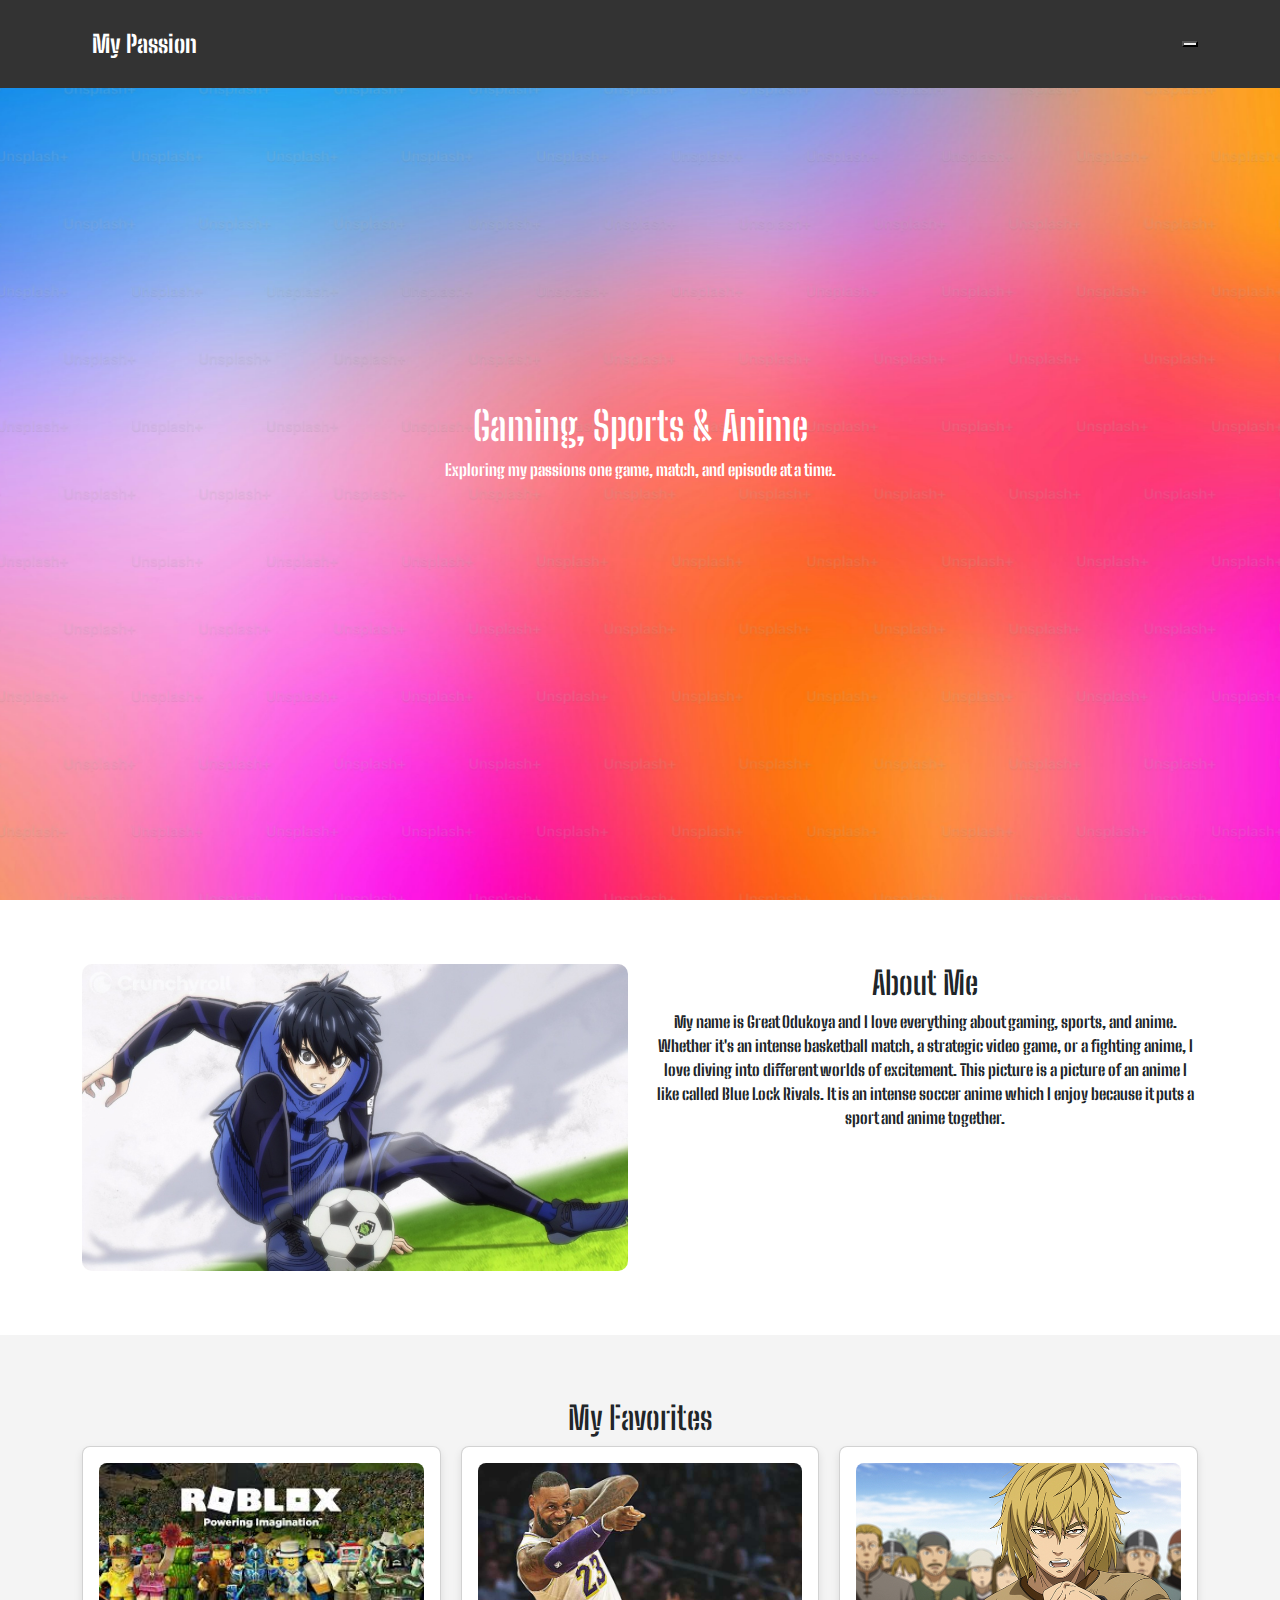
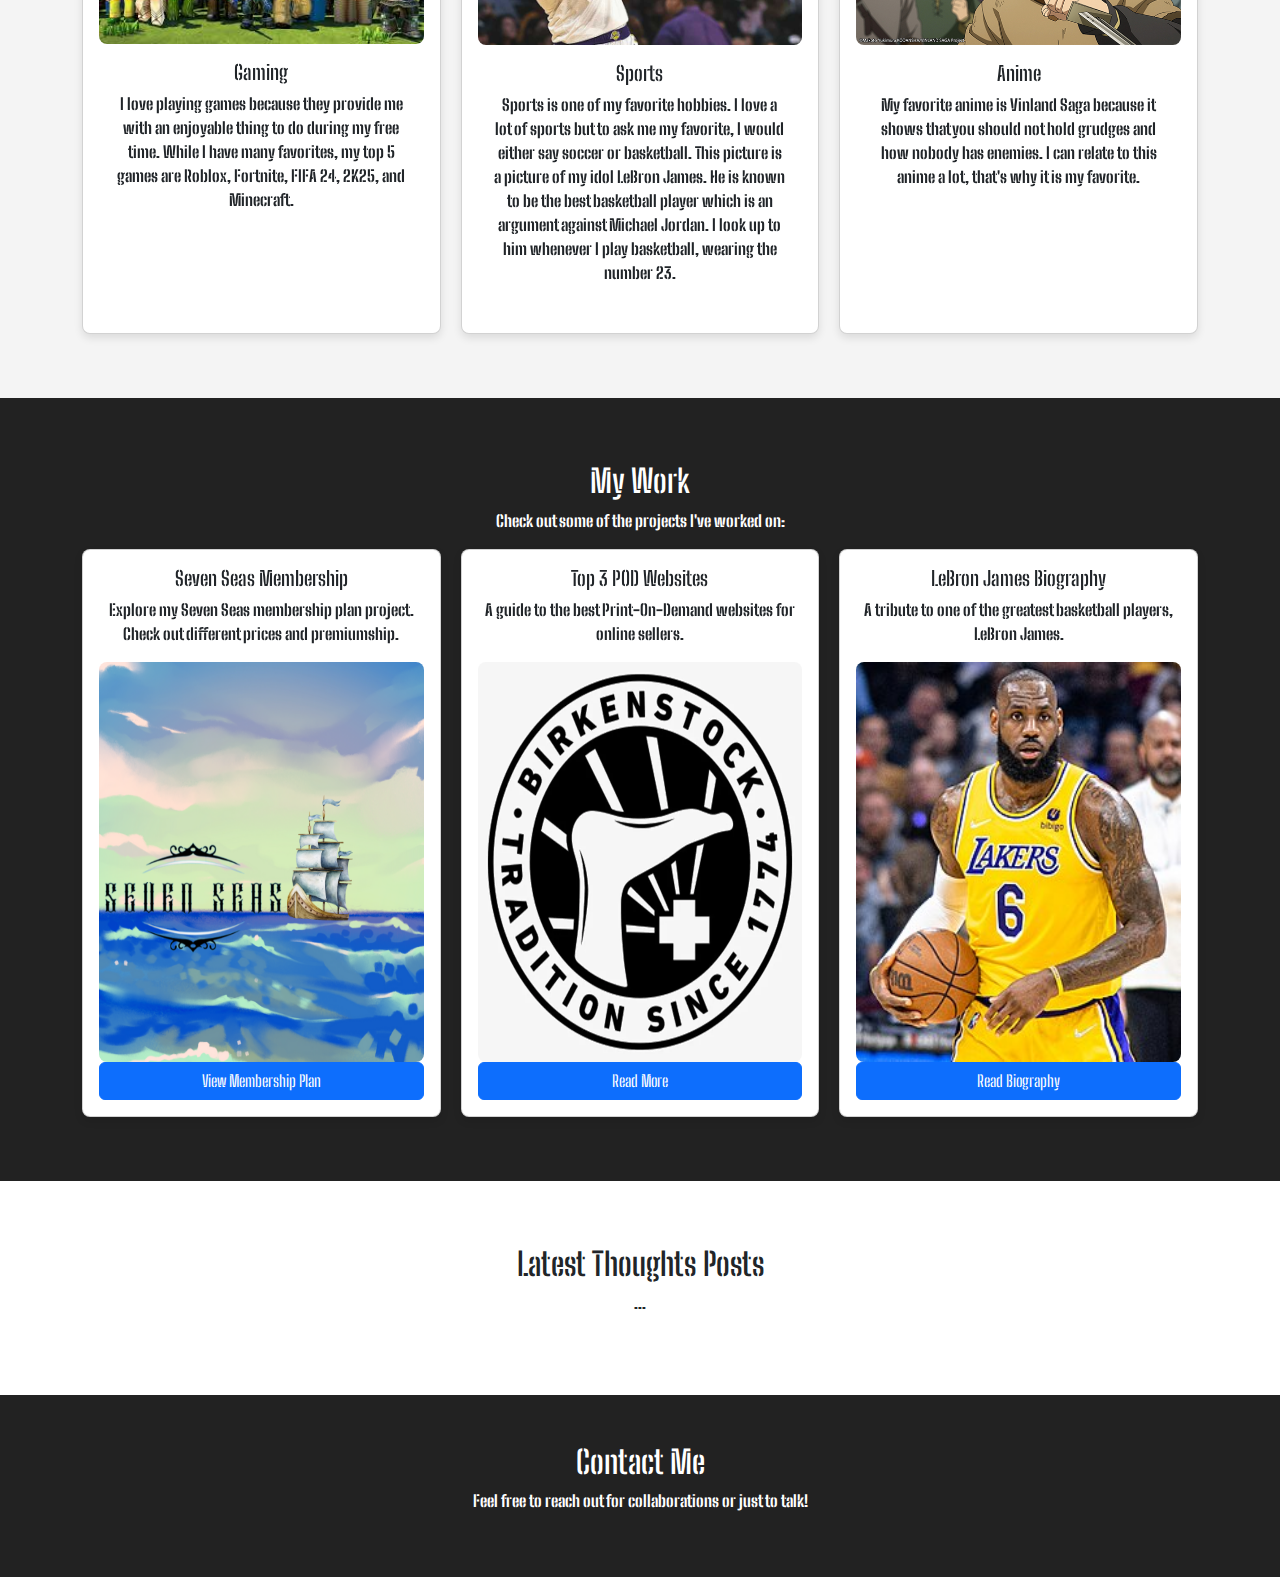
<file: index.html>
<!DOCTYPE html>
<html lang="en">
<head>
    <meta charset="UTF-8">
    <meta name="viewport" content="width=device-width, initial-scale=1.0">
    <title>My Passion: Gaming, Sports & Anime</title>
    <link rel="stylesheet" href="https://cdn.jsdelivr.net/npm/bootstrap@5.3.0/dist/css/bootstrap.min.css">
    <link rel="stylesheet" href="./Public/style.css">
    <link rel="preconnect" href="https://fonts.googleapis.com">
    <link rel="preconnect" href="https://fonts.gstatic.com" crossorigin>
    <link href="https://fonts.googleapis.com/css2?family=Big+Shoulders+Stencil:opsz,wght@10..72,100..900&display=swap" rel="stylesheet">
</head>
<body class="indexbody">
    <nav class="navbar">
        <div class="container">
            <a class="brand" href="#">My Passion</a>
            <button class="toggle" type="button" data-bs-toggle="collapse" data-bs-target="#navbarNav">
                <span class="icon"></span>
            </button>
            <div class="collapse" id="navbarNav">
                <ul class="nav-list">
                    <li><a href="#about">About</a></li>
                    <li><a href="#showcase">Showcase</a></li>
                    <li><a href="#work">Work</a></li>
                    <li><a href="#blog">Blog</a></li>
                    <li><a href="#contact">Contact</a></li>
                </ul>
            </div>
        </div>
    </nav>
    <div class="hero">
        <div>
            <h1>Gaming, Sports & Anime</h1>
            <p>Exploring my passions one game, match, and episode at a time.</p>
        </div>
    </div>
    <div id="about" class="section">
        <div class="container">
            <div class="row">
                <div class="col image">
                    <img src="./Assets/profile.jpg" alt="Profile Picture">
                </div>
                <div class="col text">
                    <h2>About Me</h2>
                    <p>My name is Great Odukoya and I love everything about gaming, sports, and anime. Whether it's an intense basketball match, a strategic video game, or a fighting anime, I love diving into different worlds of excitement. This picture is a picture of an anime I like called Blue Lock Rivals. It is an intense soccer anime which I enjoy because it puts a sport and anime together.</p>
                </div>
            </div>
        </div>
    </div>
    <div id="showcase" class="section light">
        <div class="container">
            <h2>My Favorites</h2>
            <div class="grid">
                <div class="card">
                    <img src="./Assets/games.jpg" alt="Gaming">
                    <div class="content">
                        <h5>Gaming</h5>
                        <p>I love playing games because they provide me with an enjoyable thing to do during my free time. While I have many favorites, my top 5 games are Roblox, Fortnite, FIFA 24, 2K25, and Minecraft.</p>
                    </div>
                </div>
                <div class="card">
                    <img src="./Assets/sports.jpg" alt="Sports">
                    <div class="content">
                        <h5>Sports</h5>
                        <p>Sports is one of my favorite hobbies. I love a lot of sports but to ask me my favorite, I would either say soccer or basketball. This picture is a picture of my idol LeBron James. He is known to be the best basketball player which is an argument against Michael Jordan. I look up to him whenever I play basketball, wearing the number 23.</p>
                    </div>
                </div>
                <div class="card">
                    <img src="./Assets/anime.png" alt="Anime">
                    <div class="content">
                        <h5>Anime</h5>
                        <p>My favorite anime is Vinland Saga because it shows that you should not hold grudges and how nobody has enemies. I can relate to this anime a lot, that's why it is my favorite.</p>
                    </div>
                </div>
            </div>
        </div>
    </div>
    <div id="work" class="section dark">
        <div class="container">
            <h2>My Work</h2>
            <p>Check out some of the projects I've worked on:</p>
            <div class="grid">
                <div class="card">
                    <h5>Seven Seas Membership</h5>
                    <p>Explore my Seven Seas membership plan project. Check out different prices and premiumship.</p>
                    <img src="./Assets/SeavenSeasLogo.png" alt="" height="400px">
                    <a href="./Public/Flexboxcssproject/membershipplan.html" class="btn btn-primary">View Membership Plan</a>
                </div>
                <div class="card">
                    <h5>Top 3 POD Websites</h5>
                    <p>A guide to the best Print-On-Demand websites for online sellers.</p>
                    <img src="./Assets/birkenstock.png" alt="" height="400px">
                    <a href="/Public/top3pod.html" class="btn btn-primary">Read More</a>
                </div>
                <div class="card">
                    <h5>LeBron James Biography</h5>
                    <p>A tribute to one of the greatest basketball players, LeBron James.</p>
                    <img src="./Assets/Lebron James.jpg" alt="" height="400px">
                    <a href="/Public/lebron.html" class="btn btn-primary">Read Biography</a>
                </div>
            </div>
        </div>
    </div>
    <div id="blog" class="section">
        <div class="container">
            <h2>Latest Thoughts Posts</h2>
            <p>...</p>
        </div>
    </div>
    <div id="contact" class="section dark">
        <div class="container">
            <h2>Contact Me</h2>
            <p>Feel free to reach out for collaborations or just to talk!</p>
        </div>
    </div>
    <script src="https://cdn.jsdelivr.net/npm/bootstrap@5.3.0/dist/js/bootstrap.bundle.min.js"></script>
</body>
</html>
</file>
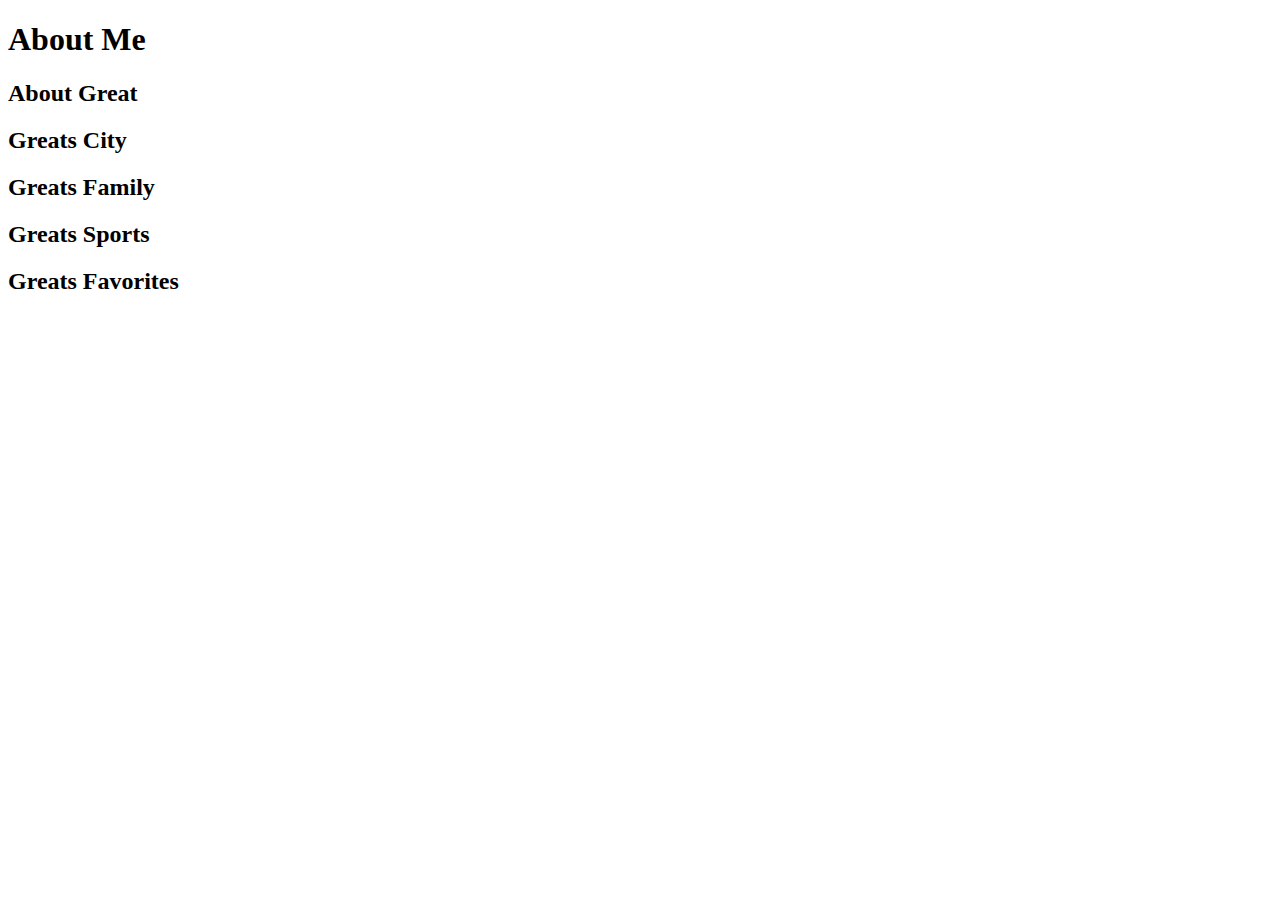
<file: Public/about.html>
<!DOCTYPE html>
<html lang="en">
<head>
    <meta charset="UTF-8">
    <meta name="viewport" content="width=device-width, initial-scale=1.0">
    <title>Document</title>
</head>
<body>
    <div>
        <h1>About Me</h1>
        <div>
            <h2>About Great</h2>
        </div>
        <div>
            <h2>Greats City</h2>
        </div>
        <div>
            <h2>Greats Family</h2>
        </div>
        <div>
           <h2>Greats Sports</h2>
        </div>
        <div>
            <h2>Greats Favorites</h2>
        </div>
    </div>
</body>
</html>
</file>
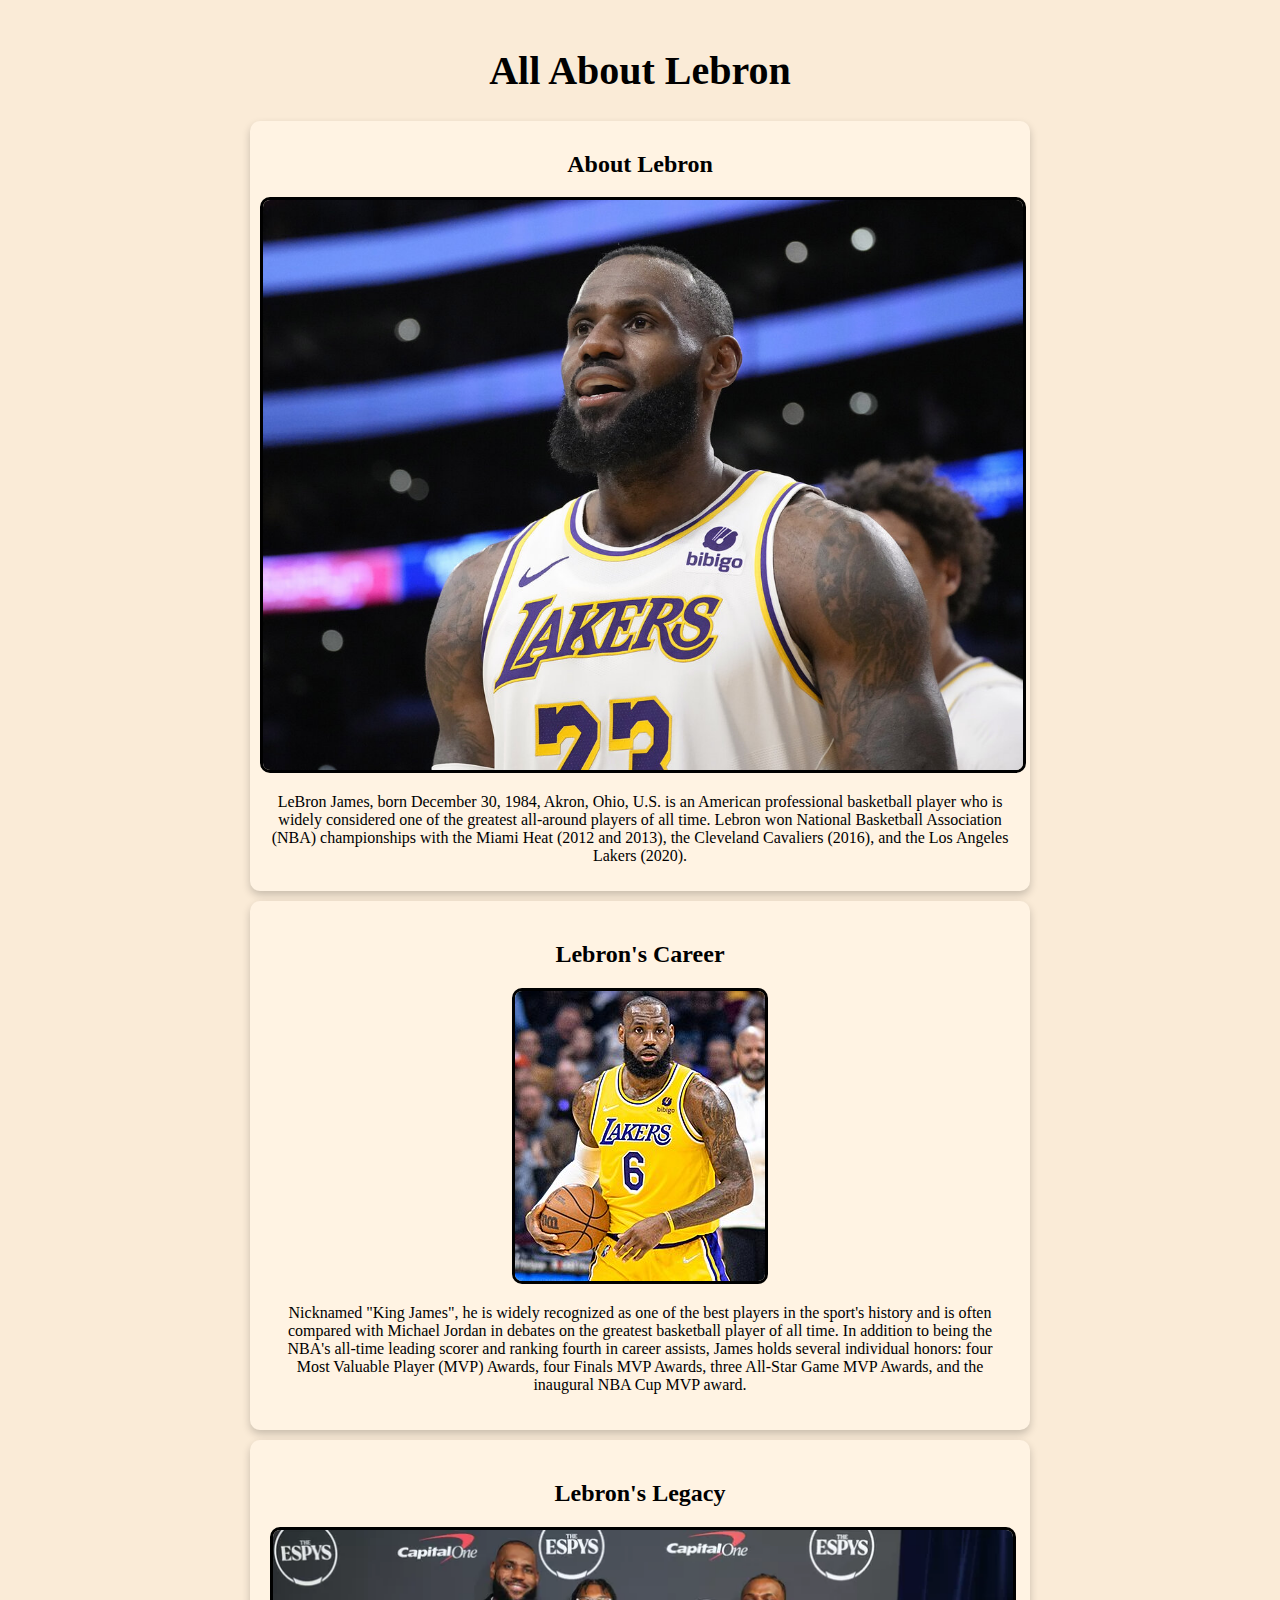
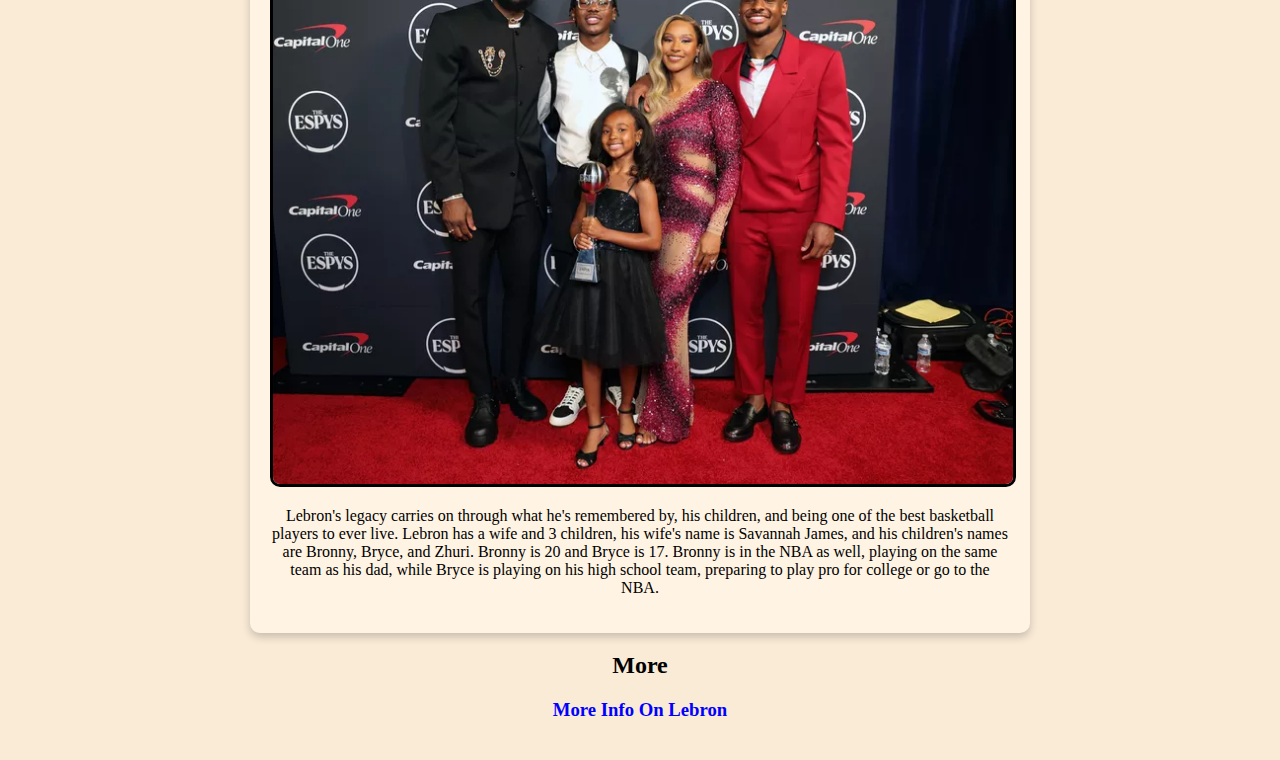
<file: Public/lebron.html>
<!DOCTYPE html>
<html lang="en">
<head>
    <meta charset="UTF-8">
    <link rel="stylesheet" href="/Public/style.css">
    <title>All About Lebron</title>
</head>
<body id="lebronbody">
    <div class="lebroncontainer">
        <h1 id="h1L">All About Lebron</h1>
        <div class="lebronsection" id="Lebronjames">
            <h2>About Lebron</h2>
            <img class="lebronjamesimg" src="/Assets/LebronJames.jpg" alt="Lebron James">
            <p>LeBron James, born December 30, 1984, Akron, Ohio, U.S. is an American professional basketball player who is widely considered one of the greatest all-around players of all time. Lebron won National Basketball Association (NBA) championships with the Miami Heat (2012 and 2013), the Cleveland Cavaliers (2016), and the Los Angeles Lakers (2020).</p>
        </div>
        <div class="lebronsection">
            <h2>Lebron's Career</h2>
            <img class="lebronjamesimg" src="/Assets/Lebron James.jpg" alt="Lebron James Playing">
            <p>Nicknamed "King James", he is widely recognized as one of the best players in the sport's history and is often compared with Michael Jordan in debates on the greatest basketball player of all time. In addition to being the NBA's all-time leading scorer and ranking fourth in career assists, James holds several individual honors: four Most Valuable Player (MVP) Awards, four Finals MVP Awards, three All-Star Game MVP Awards, and the inaugural NBA Cup MVP award.</p>
        </div>
        <div class="lebronsection">
            <h2>Lebron's Legacy</h2>
            <img class="lebronjamesimg" src="/Assets/Lebrons Family.webp" alt="Lebron James Family">
            <p>Lebron's legacy carries on through what he's remembered by, his children, and being one of the best basketball players to ever live. Lebron has a wife and 3 children, his wife's name is Savannah James, and his children's names are Bronny, Bryce, and Zhuri. Bronny is 20 and Bryce is 17. Bronny is in the NBA as well, playing on the same team as his dad, while Bryce is playing on his high school team, preparing to play pro for college or go to the NBA.</p>
        </div>
        <div class="lebronsectionmore">
            <h2>More</h2>
            <h3><a href="https://www.britannica.com/biography/LeBron-James">More Info On Lebron</a></h3>
        </div>
    </div>
</body>
</html>
</file>
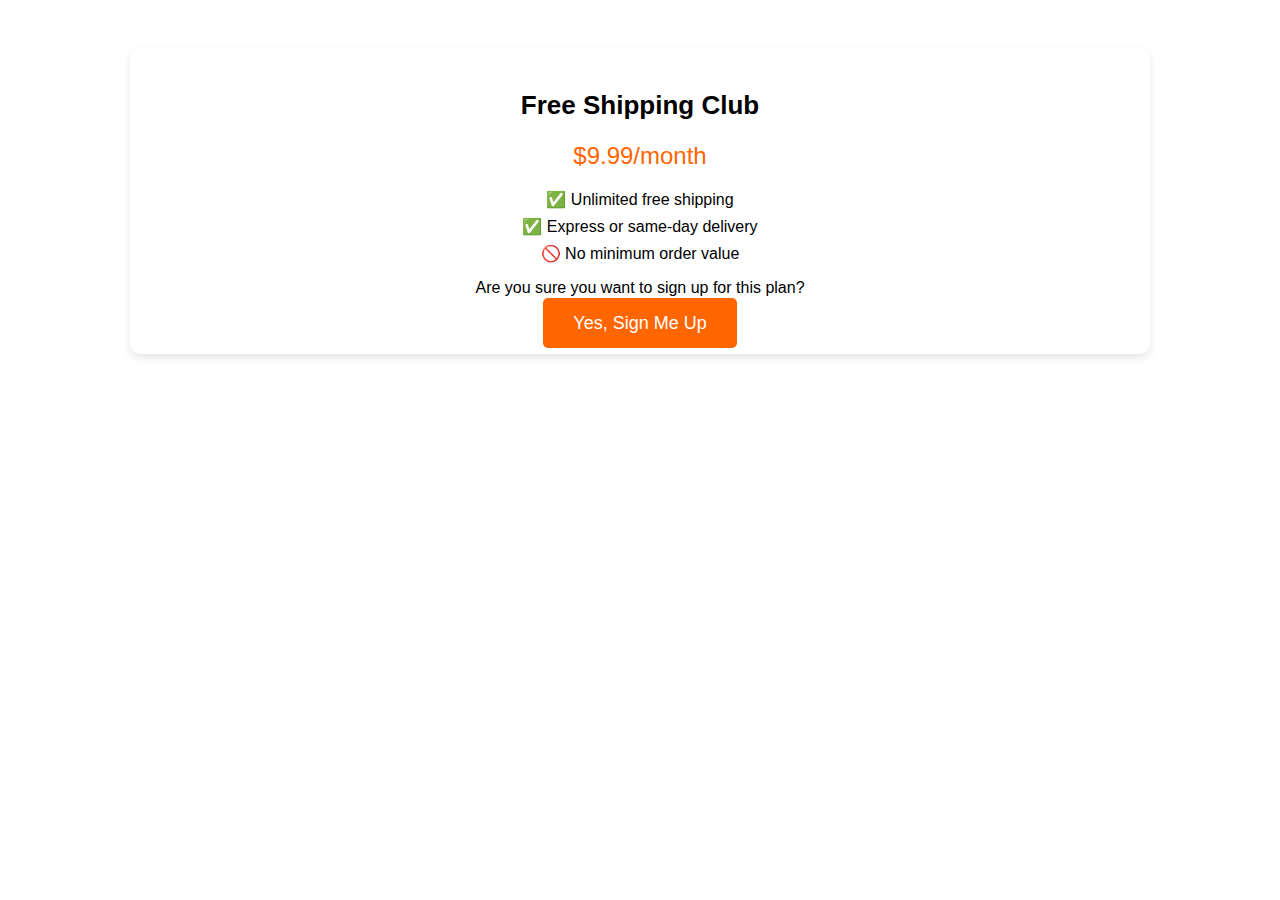
<file: Public/Flexboxcssproject/free-shipping.html>
<!DOCTYPE html>
<html lang="en">
<head>
    <meta charset="UTF-8">
    <meta name="viewport" content="width=device-width, initial-scale=1.0">
    <title>Free Shipping Club - Are You Sure?</title>
    <style>
        body {
            font-family: 'Poppins', sans-serif;
            text-align: center;
            padding: 20px;
        }
        .plan-details {
            background: #fff;
            padding: 20px;
            border-radius: 10px;
            box-shadow: 0 4px 8px rgba(0, 0, 0, 0.1);
            width: 80%;
            margin: 20px auto;
        }
        .plan-title {
            font-size: 26px;
            font-weight: bold;
        }
        .plan-price {
            font-size: 24px;
            color: #ff6600;
            margin: 20px 0;
        }
        .plan-features {
            list-style: none;
            padding: 0;
        }
        .plan-features li {
            margin: 8px 0;
        }
        .confirm-link {
            background-color: #ff6600;
            color: white;
            padding: 15px 30px;
            border-radius: 5px;
            text-decoration: none;
            font-size: 18px;
        }
    </style>
</head>
<body>
    <div class="plan-details">
        <h2 class="plan-title">Free Shipping Club</h2>
        <p class="plan-price">$9.99/month</p>
        <ul class="plan-features">
            <li>✅ Unlimited free shipping</li>
            <li>✅ Express or same-day delivery</li>
            <li>🚫 No minimum order value</li>
        </ul>
        <p>Are you sure you want to sign up for this plan?</p>
        <a href="sign-up-confirmation.html" class="confirm-link">Yes, Sign Me Up</a>
    </div>
</body>
</html>
</file>
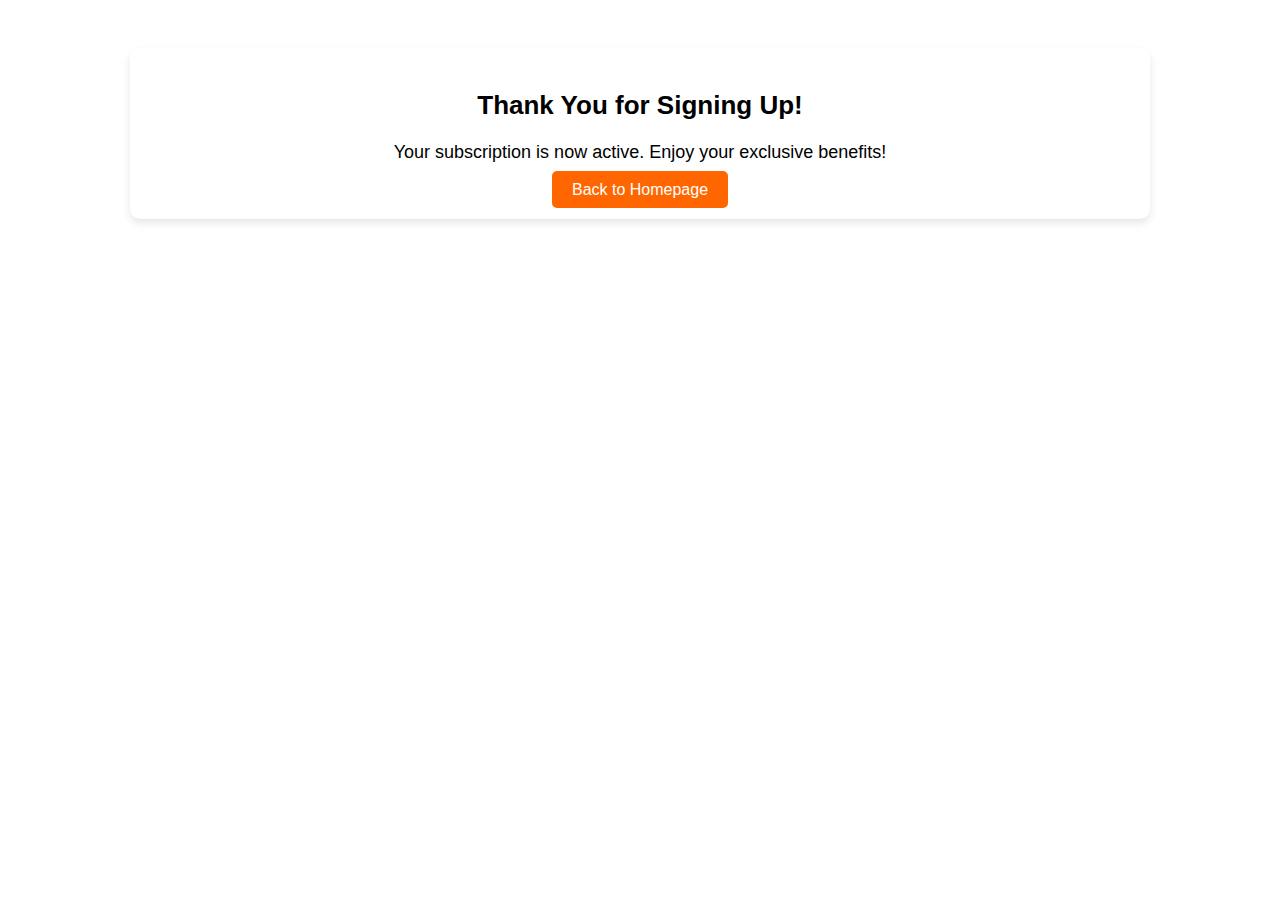
<file: Public/Flexboxcssproject/sign-up-confirmation.html>
<!DOCTYPE html>
<html lang="en">
<head>
    <meta charset="UTF-8">
    <meta name="viewport" content="width=device-width, initial-scale=1.0">
    <title>Subscription Confirmed</title>
    <style>
        body {
            font-family: 'Poppins', sans-serif;
            text-align: center;
            padding: 20px;
        }
        .confirmation-message {
            background: #fff;
            padding: 20px;
            border-radius: 10px;
            box-shadow: 0 4px 8px rgba(0, 0, 0, 0.1);
            width: 80%;
            margin: 20px auto;
        }
        .confirmation-message h2 {
            font-size: 26px;
            font-weight: bold;
        }
        .confirmation-message p {
            font-size: 18px;
        }
        .back-link {
            background-color: #ff6600;
            color: white;
            padding: 10px 20px;
            border-radius: 5px;
            text-decoration: none;
        }
    </style>
</head>
<body>
    <div class="confirmation-message">
        <h2>Thank You for Signing Up!</h2>
        <p>Your subscription is now active. Enjoy your exclusive benefits!</p>
        <a href="membershipplan.html" class="back-link">Back to Homepage</a>
    </div>
</body>
</html>
</file>
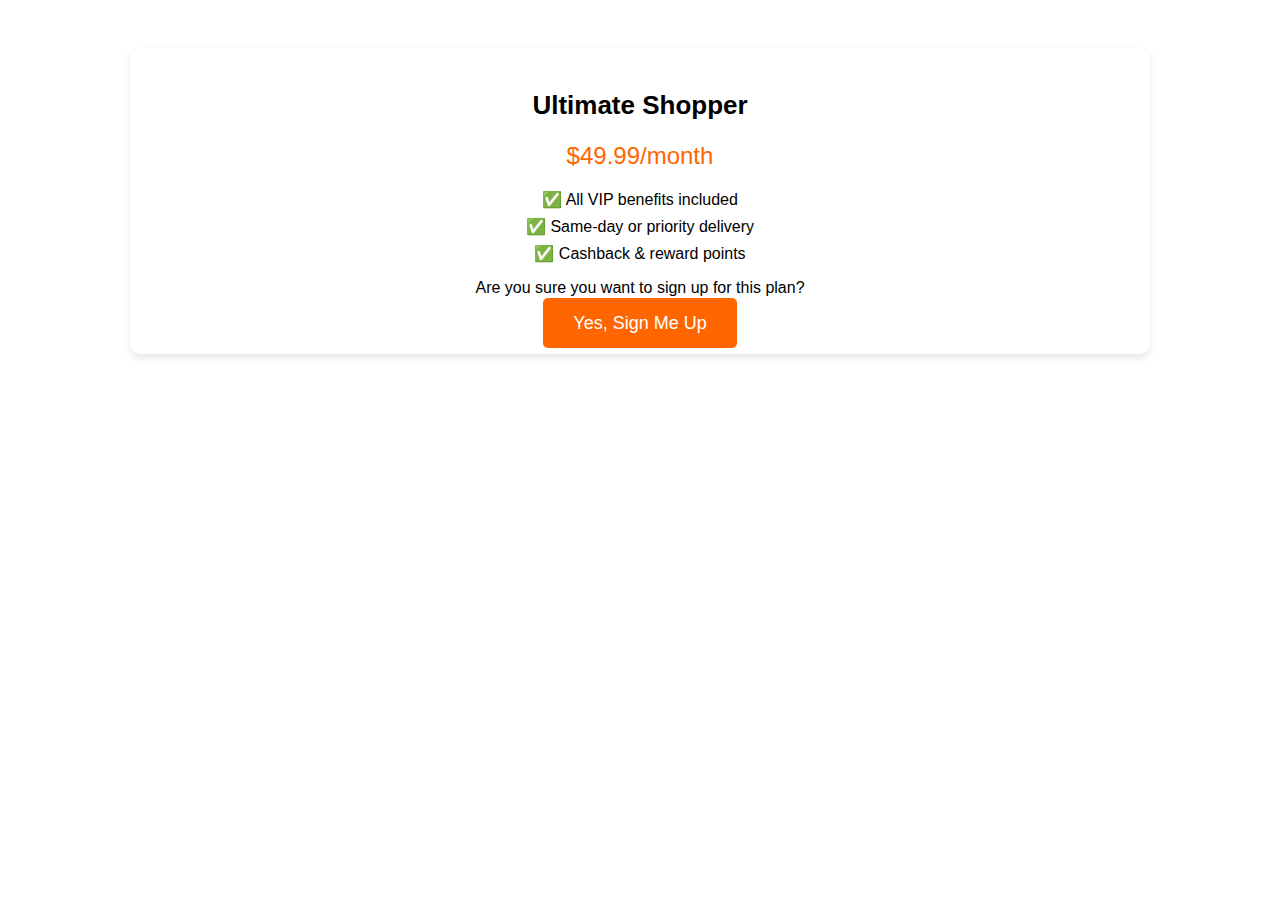
<file: Public/Flexboxcssproject/ultimate-shopper.html>
<!DOCTYPE html>
<html lang="en">
<head>
    <meta charset="UTF-8">
    <meta name="viewport" content="width=device-width, initial-scale=1.0">
    <title>Ultimate Shopper - Are You Sure?</title>
    <style>
        body {
            font-family: 'Poppins', sans-serif;
            text-align: center;
            padding: 20px;
        }
        .plan-details {
            background: #fff;
            padding: 20px;
            border-radius: 10px;
            box-shadow: 0 4px 8px rgba(0, 0, 0, 0.1);
            width: 80%;
            margin: 20px auto;
        }
        .plan-title {
            font-size: 26px;
            font-weight: bold;
        }
        .plan-price {
            font-size: 24px;
            color: #ff6600;
            margin: 20px 0;
        }
        .plan-features {
            list-style: none;
            padding: 0;
        }
        .plan-features li {
            margin: 8px 0;
        }
        .confirm-link {
            background-color: #ff6600;
            color: white;
            padding: 15px 30px;
            border-radius: 5px;
            text-decoration: none;
            font-size: 18px;
        }
    </style>
</head>
<body>
    <div class="plan-details">
        <h2 class="plan-title">Ultimate Shopper</h2>
        <p class="plan-price">$49.99/month</p>
        <ul class="plan-features">
            <li>✅ All VIP benefits included</li>
            <li>✅ Same-day or priority delivery</li>
            <li>✅ Cashback & reward points</li>
        </ul>
        <p>Are you sure you want to sign up for this plan?</p>
        <a href="sign-up-confirmation.html" class="confirm-link">Yes, Sign Me Up</a>
    </div>
</body>
</html>
</file>
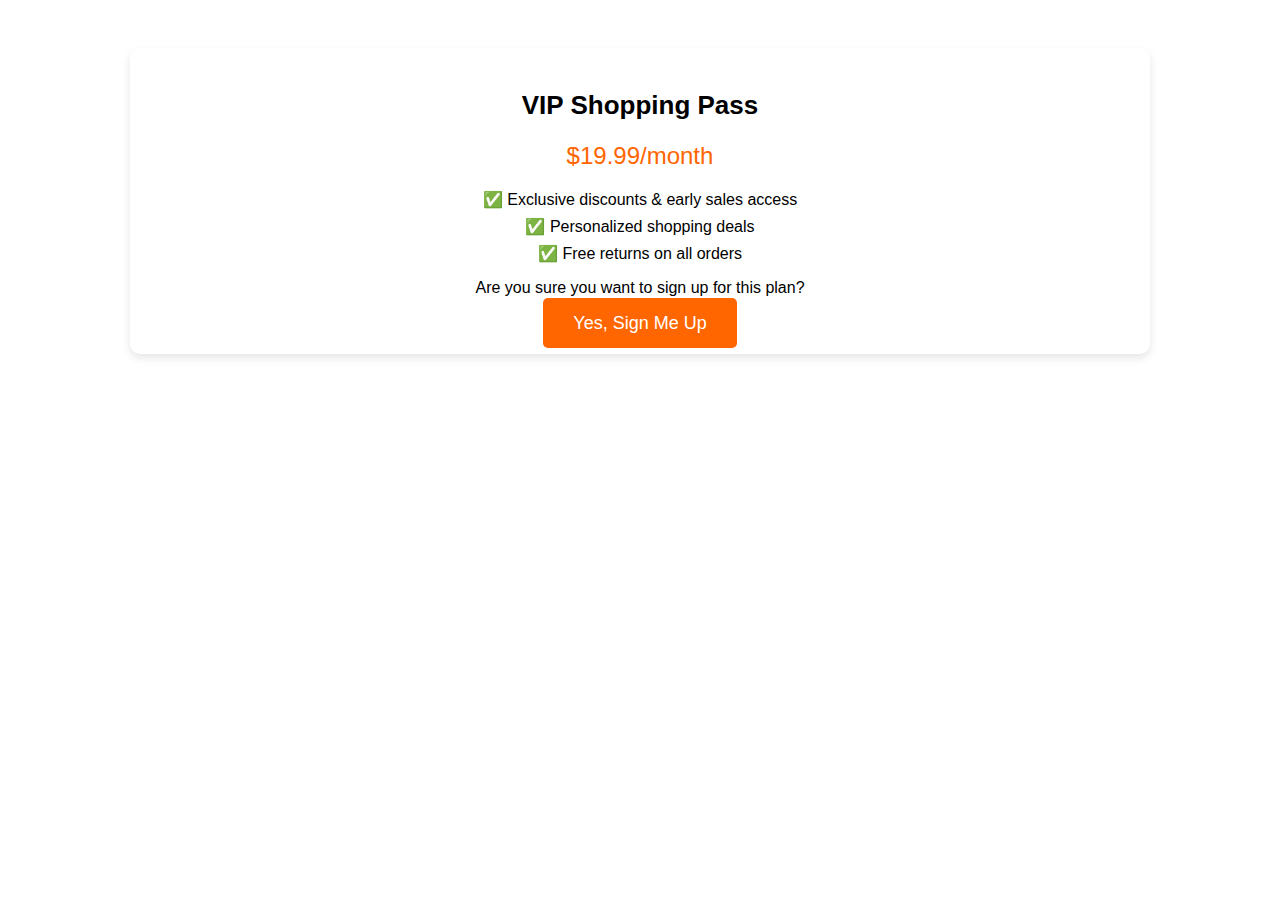
<file: Public/Flexboxcssproject/vip-shopping.html>
<!DOCTYPE html>
<html lang="en">
<head>
    <meta charset="UTF-8">
    <meta name="viewport" content="width=device-width, initial-scale=1.0">
    <title>VIP Shopping Pass - Are You Sure?</title>
    <style>
        body {
            font-family: 'Poppins', sans-serif;
            text-align: center;
            padding: 20px;
        }
        .plan-details {
            background: #fff;
            padding: 20px;
            border-radius: 10px;
            box-shadow: 0 4px 8px rgba(0, 0, 0, 0.1);
            width: 80%;
            margin: 20px auto;
        }
        .plan-title {
            font-size: 26px;
            font-weight: bold;
        }
        .plan-price {
            font-size: 24px;
            color: #ff6600;
            margin: 20px 0;
        }
        .plan-features {
            list-style: none;
            padding: 0;
        }
        .plan-features li {
            margin: 8px 0;
        }
        .confirm-link {
            background-color: #ff6600;
            color: white;
            padding: 15px 30px;
            border-radius: 5px;
            text-decoration: none;
            font-size: 18px;
        }
    </style>
</head>
<body>
    <div class="plan-details">
        <h2 class="plan-title">VIP Shopping Pass</h2>
        <p class="plan-price">$19.99/month</p>
        <ul class="plan-features">
            <li>✅ Exclusive discounts & early sales access</li>
            <li>✅ Personalized shopping deals</li>
            <li>✅ Free returns on all orders</li>
        </ul>
        <p>Are you sure you want to sign up for this plan?</p>
        <a href="sign-up-confirmation.html" class="confirm-link">Yes, Sign Me Up</a>
    </div>
</body>
</html>
</file>
<file: Public/style.css>
#lebronbody {
  display: grid;
  place-items: center;
  background: antiquewhite;

  margin: 20px;
}
.lebroncontainer {
  gap: 20px;
  text-align: center;
  max-width: 800px;
  width: 100%;
}
#h1L {
  font-weight: bold;
  font-size: 40px;
}
#Lebronjames {
  margin: 10px;
  padding: 10px;
  text-align: center;
}
.lebronsection {
  margin: 10px;
  gap: 10px;
  background: #fff3e3;
  padding: 20px;
  border-radius: 10px;
  box-shadow: 0 4px 8px rgba(0, 0, 0, 0.2);
}
.lebronjamesimg {
  max-width: 100%;
  height: auto;
  border: 3px solid black;
  border-radius: 10px;
}
.lebronsectionmore a {
  text-decoration: none;
  color: blue;
  font-weight: bold;
}

.pdiv {
    padding: 10px;
    display: flex;
    flex-wrap: wrap;
    justify-content: center;
    
}

.phead{
    display: flex;
    flex-direction: column;
    justify-content: center;
    align-items: center;
}
.pdi {
    border: solid black 5px;
    border-radius: 15px;
    background-color: aliceblue;  
    text-align: center;
    padding: 3px;
    margin: 20px; 
    
}

.pdesc{
    margin: 10px;
    text-align: center;
    text-decoration: bold;
}
.pimg {
    margin: 10px;
    border: solid black 5px;
    border-radius: 45px;
}
.podimgs {
    max-width: 200px;
    height: auto;
    border-radius: 50%;
    border: 4px solid black;
}

.podbody {
    text-align: center;
    background-color:bisque;
}

.podtext {
    margin-left: 20%;
    margin-right: 20%;
    margin-top: 3%;
    margin-bottom: 3%;
}

@media (max-width: 768px) {
.navbar {
  flex-direction: column;
  align-items: flex-start;
  }
.navbar .nav-list {
  flex-direction: column;
  width: 100%;
  display: none;
  background: #333;
  padding: 1rem;
}

.navbar .nav-list.active {
    display: flex;
}

.navbar .nav-list li {
    margin: 0.5rem 0;
}

.hero {
    height: 60vh;
    padding: 2rem;
}

.section {
    padding: 2rem 1rem;
}

.grid {
    grid-template-columns: 1fr;
}

.card {
    padding: 0.5rem;
}

.row {
  display: flex;
  flex-direction: column;
  align-items: center;
  text-align: center;
}

.image, .text {
  width: 100%;
}

}


.navbar {
  display: flex;
  justify-content: center;
  background: darkgray;
  padding: 3px;
  margin: 0px;
}
  
.navbar a{
  color: white;
  padding: 10px;
  text-decoration: none;
}
  
.navbar a:hover{
  background: grey;
}

.pimg img{
  border-radius: 40px;
}

.indexbody { 
  font-family: Arial, sans-serif;
  margin: 0;
  padding: 0;
  box-sizing: border-box;
}

.navbar {
  background: #333;
  padding: 1rem;
  display: flex;
  justify-content: space-between;
  align-items: center;
  position: fixed;
  width: 100%;
  top: 0;
  left: 0;
}

.navbar .brand {
  color: white;
  font-size: 1.5rem;
  text-decoration: none;
}

.navbar .nav-list {
  list-style: none;
  display: flex;
}

.navbar .nav-list li {
  margin: 0 1rem;
}

.navbar .nav-list a {
  color: white;
  text-decoration: none;
}

.hero {
  background: url('../Assets/hero.jpg') no-repeat center center/cover;
  height: 100vh;
  display: flex;
  align-items: center;
  justify-content: center;
  color: white;
  text-align: center;
}

.section {
  padding: 4rem 2rem;
  text-align: center;
}

.light {
  background: #f4f4f4;
}

.dark {
  background: #222;
  color: white;
}

.grid {
  display: grid;
  grid-template-columns: repeat(auto-fit, minmax(300px, 1fr));
  gap: 20px;
}

.card {
  background: white;
  padding: 1rem;
  border-radius: 8px;
  box-shadow: 0 4px 8px rgba(0, 0, 0, 0.1);
}

.card img {
  width: 100%;
  border-radius: 8px;
}

.card .content {
  padding: 1rem;
}

#contact {
  padding: 3rem;
  text-align: center;
}

.indexbody {
  font-family: "Big Shoulders Stencil", sans-serif;
  font-optical-sizing: auto;
  font-weight: 700;
  font-style: normal;
}
.image img {
  max-width: 100%;
  height: auto;
  display: block;
  border-radius: 10px;
}
</file>
